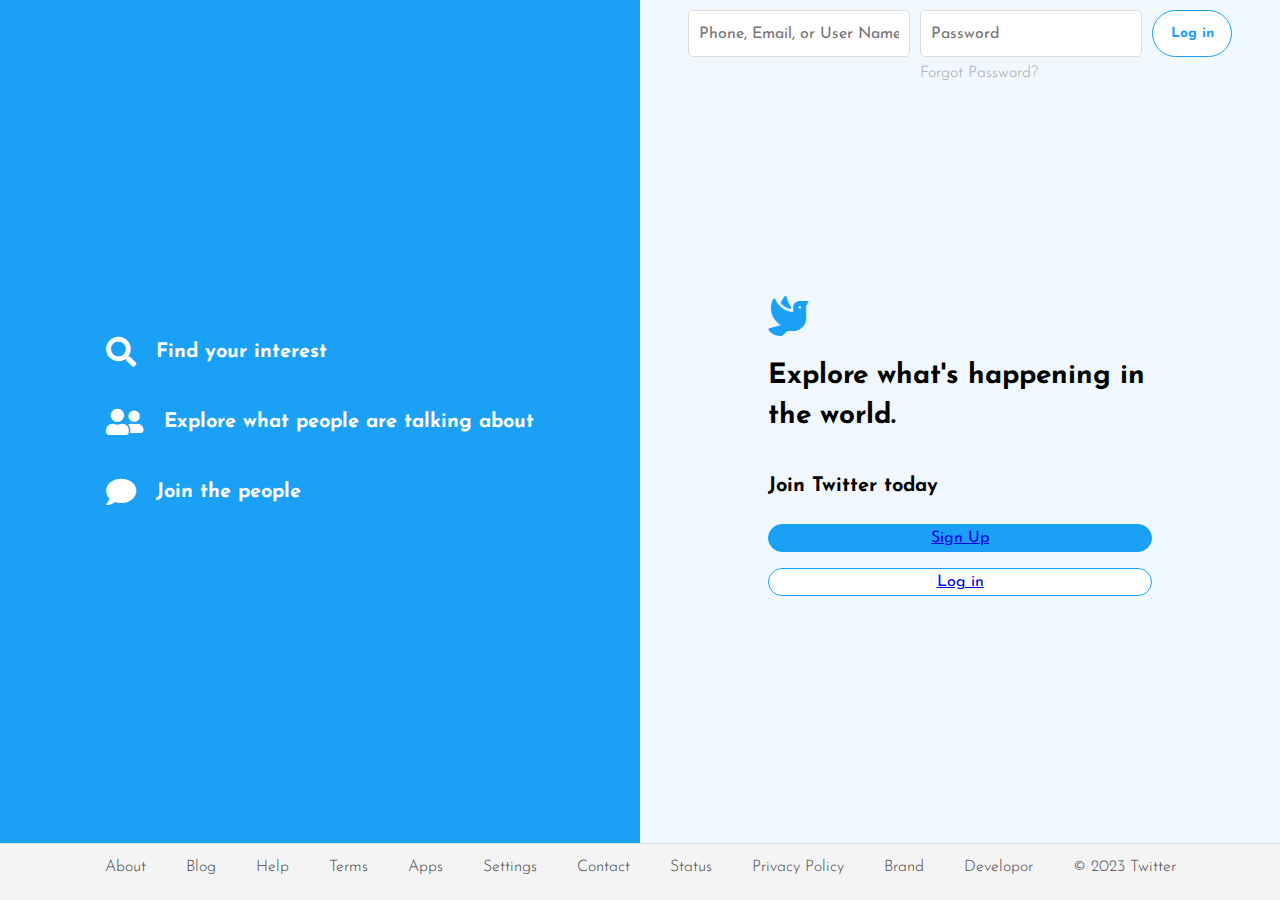
<file: index.html>
<!DOCTYPE html>
<html lang="en">
<head>
    <meta charset="UTF-8">
    <meta name="viewport" content="width=device-width, initial-scale=1.0">
    
    <link rel="stylesheet" href="https://cdnjs.cloudflare.com/ajax/libs/font-awesome/5.13.1/css/all.min.css">
    <link href="https://fonts.googleapis.com/css2?family=Josefin+Sans:ital,wght@0,400;1,500&display=swap" rel="stylesheet">
    <link rel="stylesheet" href="master.css">
    <title>Twitter</title>
</head>
<body>
    <!-- main page -->
    <section class="main-page">
        <!-- left -->
        <div class="left">
            <div class="left-content">
                <div>
                    <i class="fas fa-search"></i>
                    <h3 class="left-content-heading">Find your interest</h3>
                </div>
                <div>
                    <i class="fas fa-user-friends"></i>
                    <h3 class="left-content-heading">Explore what people are talking about</h3>
                </div>
                <div>
                    <i class="fas fa-comment"></i>
                    <h3 class="left-content-heading">Join the people</h3>
                </div>
            </div>
        </div>
        <!-- end of left -->
        <!-- right -->
        <div class="right">
                <form class="right-content-form">
                    <input type="text" class="user-info" placeholder="Phone, Email, or User Name">
                    <div>
                        <input type="password" class="password" placeholder="Password">
                        <label >Forgot Password?</label>
                    </div>
                    <button type="button" class="btn-top">Log in</button>
                </form>
                <div class="middle-content">
                    <i class="fas fa-dove"></i>
                    <h1>Explore what's happening in the world.</h1>
                    <h4>Join Twitter today</h4>
                    <button type="button" class="sign-up"> <a href="login/index.html">Sign Up</a></button>
                    <button type="button" class="log-in"><a href="main/index.html"> Log in</a></button>
                </div>
        </div>
        <!-- end of right -->
        <!-- footer -->
        <footer class="main-page-footer">
            <ul>
                <li><a href="#">About</a></li>
                <li><a href="#">Blog</a></li>
                <li><a href="#">Help</a></li>
                <li><a href="#">Terms</a></li>
                <li><a href="#">Apps</a></li>
                <li><a href="#">Settings</a></li>
                <li><a href="#">Contact</a></li>
                <li><a href="#">Status</a></li>
                <li><a href="#">Privacy Policy</a></li>
                <li><a href="#">Brand</a></li>
                <li><a href="#">Developor</a></li>
                <li><a href="#">&copy; 2023 Twitter</a></li>
            </ul>
        </footer>
        <!-- end of footer -->
    </section>
    <!-- end of main page -->

    <script src="./script.js"></script>
</body>
</html>
</file>
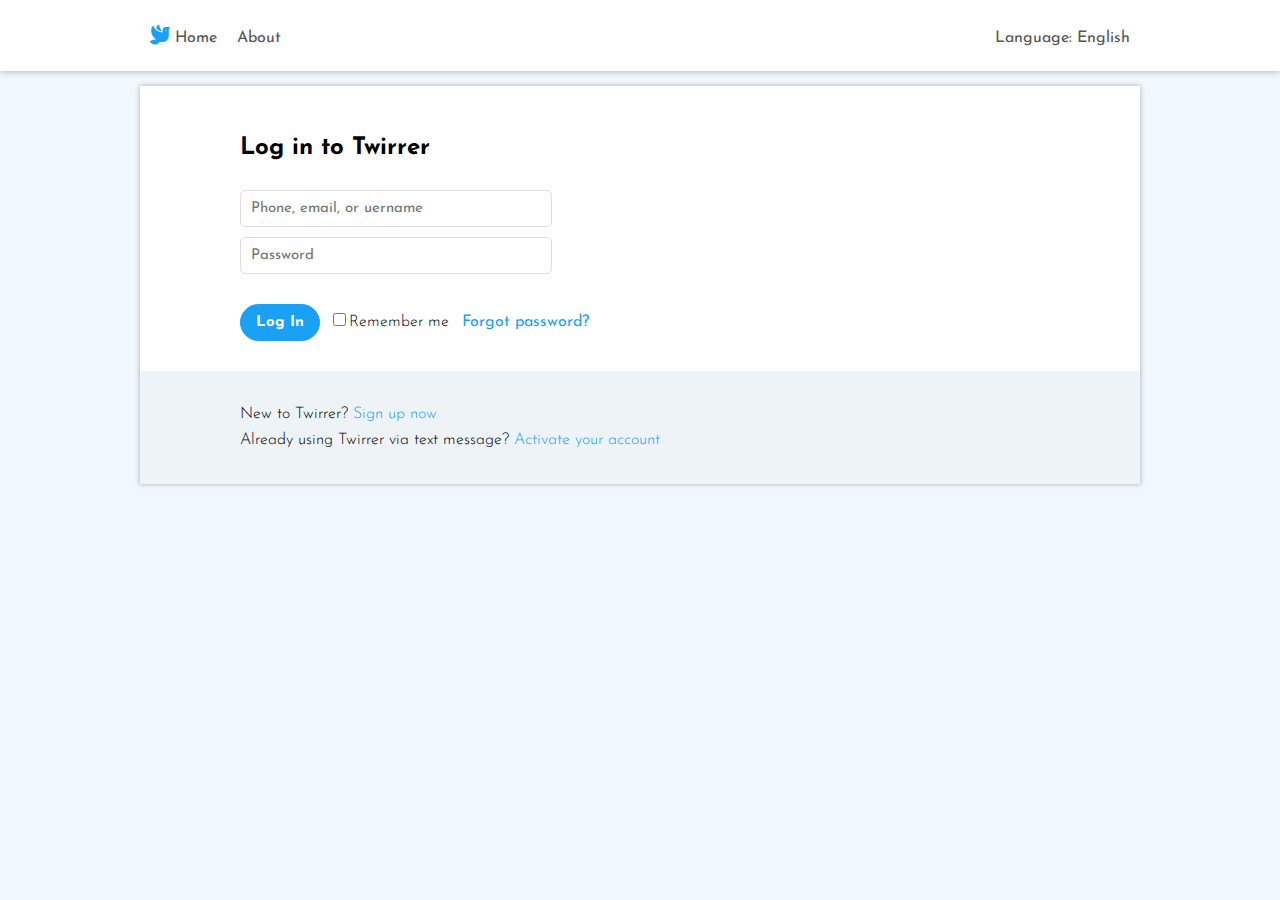
<file: login/index.html>
<!DOCTYPE html>
<html lang="en">
<head>
    <meta charset="UTF-8">
    <meta name="viewport" content="width=device-width, initial-scale=1.0">
    <link rel="stylesheet" href="https://cdnjs.cloudflare.com/ajax/libs/font-awesome/5.13.1/css/all.min.css">
    <link href="https://fonts.googleapis.com/css2?family=Josefin+Sans:ital,wght@0,400;1,500&display=swap" rel="stylesheet">
    <link rel="stylesheet" href="master.css">
    <title>Login</title>
</head>
<body>

    <!-- login page -->
    <section class="login-page">
        <!-- login page nev -->
        <nav class="login-page-nav">
            <ul>
                <li class="brand"><a href="#"><i class="fas fa-dove"></i> Home</a></li>
                <li><a href="#">About</a></li>
                <li><a href="#">Language: English</a></li>
            </ul>
        </nav>
        <!-- end of login page nav -->

        <!-- login -->
        <div class="login">
            <div class="login-content">
                <h2>Log in to Twirrer</h2>
                <form class="login-form">
                    <input type="text" class="user-info" placeholder="Phone, email, or uername">
                    <input type="password" class="password" placeholder="Password">
                    <div>
                        <button type="button" class="login-form-btn">Log In</button>
                        <input type="checkbox" class="login-form-checkbox" id="check">
                        <label for="check">Remember me</label>
                        <a href="#">Forgot password?</a>
                    </div>
                </form>
            </div>
            <footer class="login-footer">
                <p>New to Twirrer? <a href="#">Sign up now</a></p>
                <p>Already using Twirrer via text message? <a href="#">Activate your account</a></p>
            </footer>
        </div>
        <!-- end of login -->
    </section>
    <!-- end of login page -->
    <script src="./script.js"> </script>
</body>
</html>
</file>
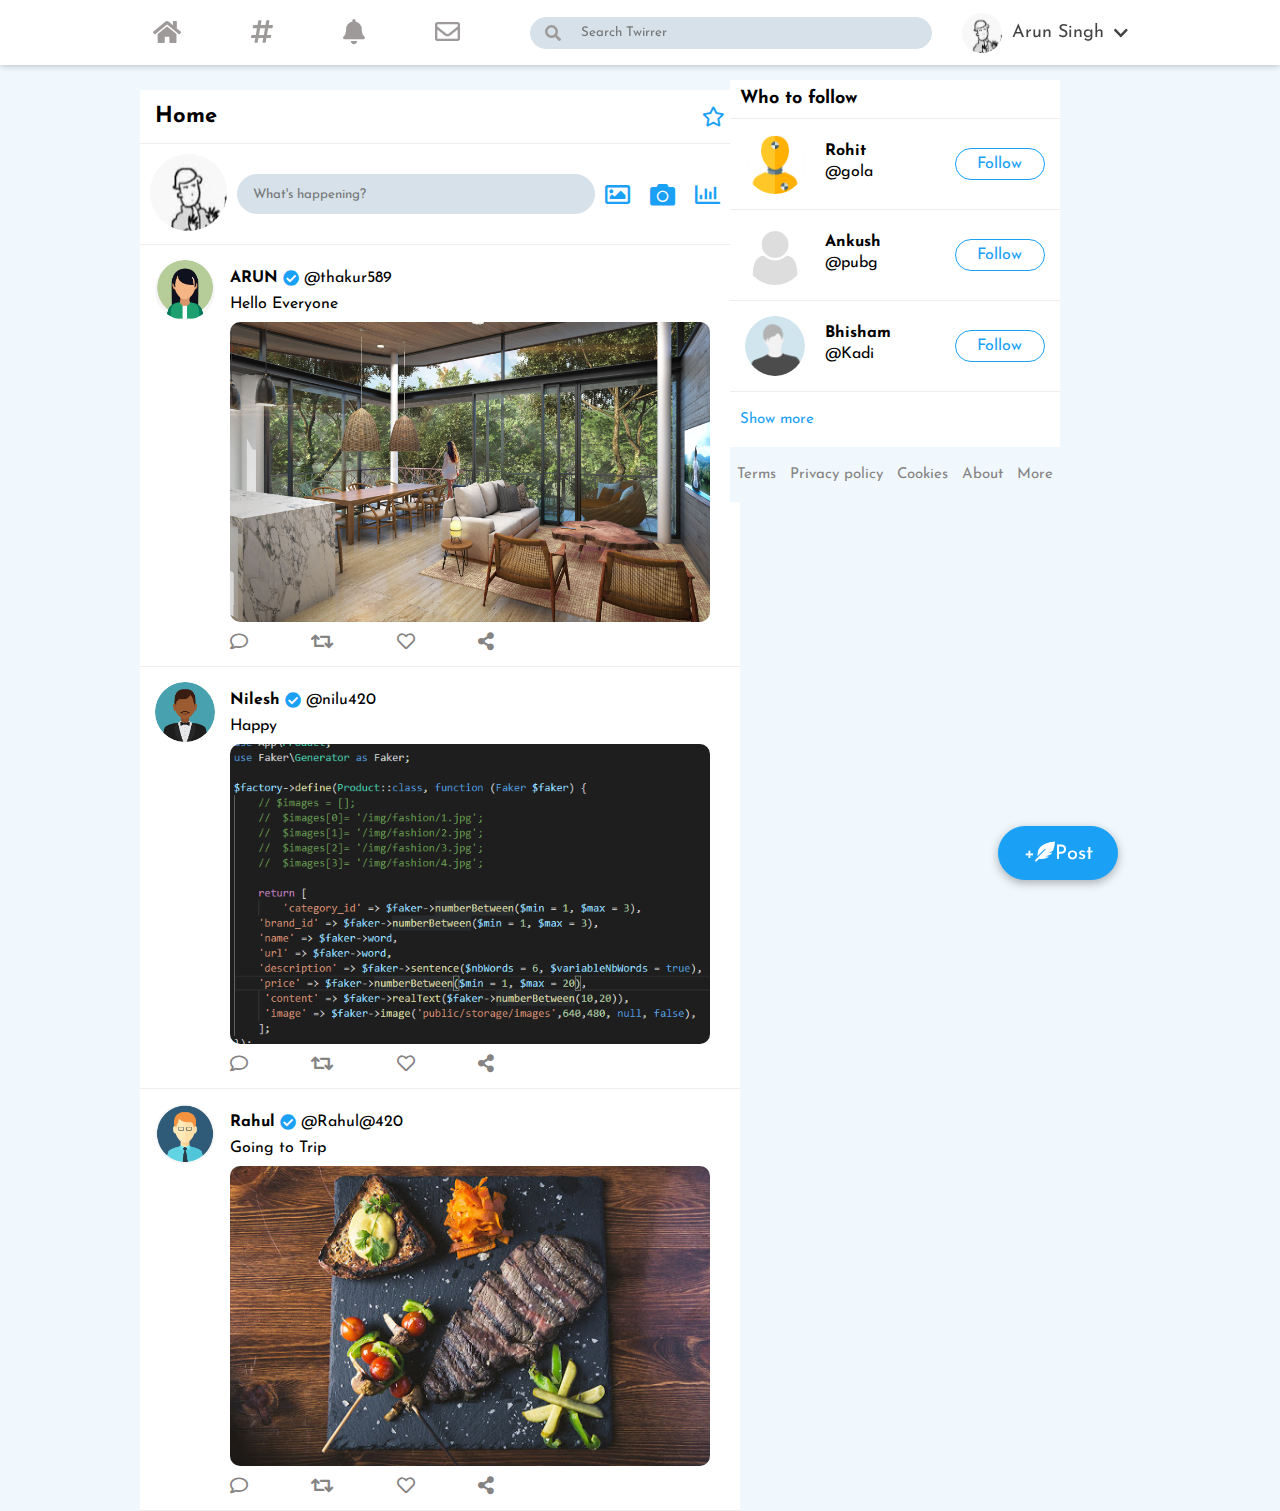
<file: main/index.html>
<!DOCTYPE html>
<html lang="en">
<head>
    <meta charset="UTF-8">
    <meta name="viewport" content="width=device-width, initial-scale=1.0">
    <link rel="stylesheet" href="https://cdnjs.cloudflare.com/ajax/libs/font-awesome/5.13.1/css/all.min.css">
    <link href="https://fonts.googleapis.com/css2?family=Josefin+Sans:ital,wght@0,400;1,500&display=swap" rel="stylesheet">
    <link rel="stylesheet" href="master.css">
    <title>News Feed Page</title>
</head>
<body>
    <!-- feeds page -->
    <section class="feeds-page">
        <!-- feeds nav -->
            <nav class="feeds-nav dark-mode-1">
                <div class="icons">
                    <a href="#"><i class="fas fa-home"></i></a>
                    <a href="#"><i class="fas fa-hashtag"></i></a>
                    <a href="#"><i class="fas fa-bell"></i></a>
                    <a href="#"><i class="far fa-envelope"></i></a>
                </div>
                <div class="search-bar">
                    <i class="fas fa-search"></i>
                    <input type="text" placeholder="Search Twirrer" class="search-bar-input dark-mode-2 light-text border">
                </div>
                <div class="user">
                    <div class="user-img-wrapper">
                        <img src="images/user1.jpg" alt="user" width="40"/>
                    </div>
                    <a href="#" class="user-link light-text">Arun Singh</a>
                    <i class="fas fa-chevron-down"></i>
                </div>
            </nav>        
        <!-- end of feeds nav -->
        <!-- feeds content -->
        <div class="feeds-content dark-mode-2">
            <div class="feeds-header dark-mode-1">
                <div class="header-top border">
                    <h4 class="light-text">Home</h4>
                    <i class="far fa-star"></i>
                </div>
                <div class="header-post dark-mode-1 border">
                    <div class="header-img-wrapper">
                        <img src="images/user1.jpg" alt="user" />
                    </div>
                    <input type="text" placeholder="What's happening?" class="dark-mode-2 light-text border">
                    <i class="far fa-image"></i>
                    <i class="fas fa-camera"></i>
                    <i class="far fa-chart-bar"></i>
                </div>
            </div>



            <div class="posts dark-mode-1">
                <div class="post border">
                    <div class="user-avatar">
                        <img src="images/user2.png" alt="user2">
                    </div>
                    <div class="post-content">
                        <div class="post-user-info light-text">
                            <h4>ARUN</h4>
                            <i class="fas fa-check-circle"></i>
                            <span>@thakur589</span>
                        </div>
                        <p class="post-text light-text">
                            Hello Everyone
                        </p>
                        <div class="post-img">
                            <img src="images/post1.jpg" alt="">
                        </div>
                        <div class="post-icons">
                            <i class="far fa-comment"></i>
                            <i class="fas fa-retweet"></i>
                            <i class="far fa-heart"></i>
                            <i class="fas fa-share-alt"></i>
                        </div>
                    </div>
                </div>
                <div class="post border">
                    <div class="user-avatar">
                        <img src="images/user3.png" alt="user3">
                    </div>
                    <div class="post-content">
                        <div class="post-user-info light-text">
                            <h4>Nilesh</h4>
                            <i class="fas fa-check-circle"></i>
                            <span>@nilu420</span>
                        </div>
                        <p class="post-text light-text">
                            Happy
                        </p>
                        <div class="post-img">
                            <img src="images/post2.png" alt="post2">
                        </div>
                        <div class="post-icons">
                            <i class="far fa-comment"></i>
                            <i class="fas fa-retweet"></i>
                            <i class="far fa-heart"></i>
                            <i class="fas fa-share-alt"></i>
                        </div>
                    </div>
                </div>
                <div class="post border">
                    <div class="user-avatar">
                        <img src="images/user4.png" alt="user2">
                    </div>
                    <div class="post-content">
                        <div class="post-user-info light-text">
                            <h4>Rahul</h4>
                            <i class="fas fa-check-circle"></i>
                            <span>@Rahul@420</span>
                        </div>
                        <p class="post-text light-text">
                            Going to Trip
                        </p>
                        <div class="post-img">
                            <img src="images/post3.jpg" alt="post3">
                        </div>
                        <div class="post-icons">
                            <i class="far fa-comment"></i>
                            <i class="fas fa-retweet"></i>
                            <i class="far fa-heart"></i>
                            <i class="fas fa-share-alt"></i>
                        </div>
                    </div>
                </div>
            </div>
            <div class="follow dark-mode-1">
                <h3 class="follow-heading light-text border">Who to follow</h3>
                <div class="follow-user border">
                    <div class="follow-user-img">
                        <img src="images/user5.png" alt="user5">
                    </div>
                    <div class="follow-user-info light-text">
                        <h4>Rohit</h4>
                        <p>@gola</p>
                    </div>
                    <button type="button" class="follow-btn dark-mode-2">Follow</button>
                </div>
                <div class="follow-user border">
                    <div class="follow-user-img">
                        <img src="images/user6.png" alt="user6">
                    </div>
                    <div class="follow-user-info light-text">
                        <h4>Ankush</h4>
                        <p>@pubg</p>
                    </div>
                    <button type="button" class="follow-btn dark-mode-2">Follow</button>
                </div>
                <div class="follow-user border">
                    <div class="follow-user-img">
                        <img src="images/user7.png" alt="user7">
                    </div>
                    <div class="follow-user-info light-text">
                        <h4>Bhisham</h4>
                        <p>@Kadi</p>
                    </div>
                    <button type="button" class="follow-btn dark-mode-2">Follow</button>
                </div>

                <div class="follow-link">
                    <a href="#">Show more</a>
                </div>
                <footer class="follow-footer dark-mode-2">
                    <ul>
                        <li><a href="#">Terms</a></li>
                        <li><a href="#">Privacy policy</a></li>
                        <li><a href="#">Cookies</a></li>
                        <li><a href="#">About</a></li>
                        <li><a href="#">More</a></li>
                    </ul>
                </footer>
            </div>
        </div>
        <!-- end of feeds content -->

        <button type="button" class="post-btn">
            +<i class="fas fa-feather-alt"></i>Post
        </button>

        <!-- post modal -->
        <div class="modal-wrapper">
            <div class="modal dark-mode-1">
                <div class="modal-header border">
                    <i class="fas fa-times"></i>
                    <button type="button">Post</button>
                </div>
                <div class="modal-body">
                    <img class="modal-img" src="images/user1.jpg">
                    <input type="text"
                        placeholder="What's happening?"
                        class="modal-input dark-mode-2 light-text border">
                    <i class="far fa-smile"></i>
                </div>
                <div class="modal-footer">
                    <div class="modal-icons">
                        <i class="far fa-image"></i>
                        <i class="fas fa-camera"></i>
                        <i class="far fa-chart-bar"></i>
                        <span>+</span>
                    </div>
                </div>
    
            </div>
        </div>


        <!-- end of post modal -->


        <!-- sidebar -->
        <div class="sidebar-wrapper">
            <div class="sidebar dark-mode-1">
                <div class="sidebar-header border">
                    <h2 class="light-text">Account info</h2>
                    <i class="fas fa-times"></i>
                </div>
                <div class="sidebar-user">
                    <div class="sidebar-user-img">
                        <img src="images/user1.jpg">
                    </div>
                    <span>+</span>
                </div> 
                <div class="sidebar-user-info light-text">
                    <h4>Arun Singh</h4>
                    <p>@thakur_589</p>
                </div>
                    <div class="following light-text">
                        <p class="following-paragraph">
                            <span>10</span> Following
                        </p>
                        <p class="following-paragraph">
                            <span>600M</span> Followers
                        </p>
                    </div>
                    <div class="sidebar-list-1 border">
                        <ul>
                            <li><a href="#"><i class="fas fa-user"></i> Profile</a></li>
                            <li><a href="#"><i class="far fa-list"></i> Lists</a></li>
                            <li><a href="#"><i class="far fa-bookmark"></i> Bookmarks</a></li>
                            <li><a href="#"><i class="fab fa-adversal"></i> Ads</a></li>
                            <li><a href="#"><i class="fas fa-chart-line"></i> Analytics</a></li>
                        </ul>
                    </div>
                    <div class="sidebar-list-2">
                        <ul>
                            <li><a href="#">Settings and Privacy</a></li>
                            <li><a href="#">Help Center</a></li>
                            <li><a href="#">Log Out</a></li>
                        </ul>
                    </div>

                    <!-- dark mode -->
                    <div class="dark-mode">
                        <p>Dark Mode</p>
                        <div class="toggle">
                            <div class="circle"></div>
                        </div>
                    </div>
                    <!-- end of darkmode -->
                
            </div>

        </div>

        <!-- end of sidebar -->
        

    </section>
    <!-- end of feeds page -->

    <script src="./script.js"></script>
</body>
</html>
</file>
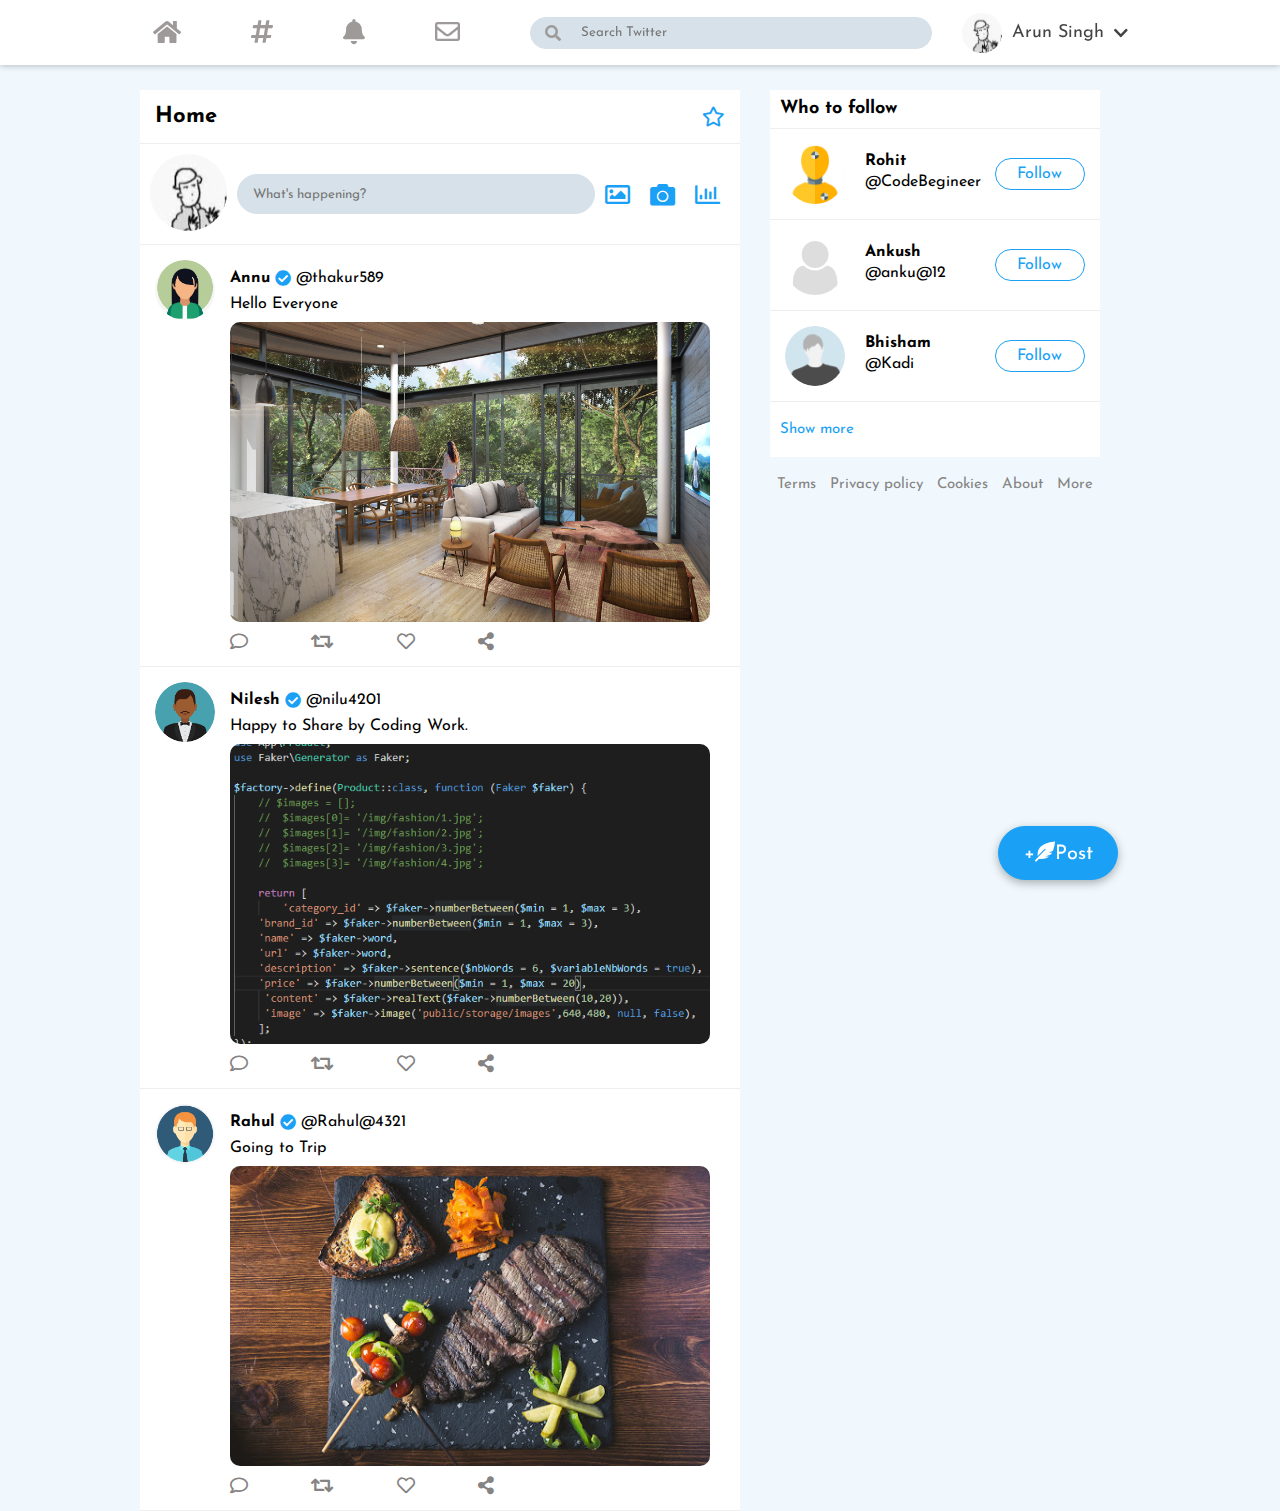
<file: Home/home.html>
<!DOCTYPE html>
<html lang="en">
<head>
    <meta charset="UTF-8">
    <meta name="viewport" content="width=device-width, initial-scale=1.0">
    <link rel="stylesheet" href="https://cdnjs.cloudflare.com/ajax/libs/font-awesome/6.5.1/css/all.min.css" integrity="sha512-DTOQO9RWCH3ppGqcWaEA1BIZOC6xxalwEsw9c2QQeAIftl+Vegovlnee1c9QX4TctnWMn13TZye+giMm8e2LwA==" crossorigin="anonymous" referrerpolicy="no-referrer" />
    <link rel="stylesheet" href="https://cdnjs.cloudflare.com/ajax/libs/font-awesome/5.13.1/css/all.min.css">
    <link href="https://fonts.googleapis.com/css2?family=Josefin+Sans:ital,wght@0,400;1,500&display=swap" rel="stylesheet">
    <link rel="stylesheet" href="master.css">
    <title>News Feed Page</title>
</head>
<body>
    <!-- feeds page -->
    <section class="feeds-page">
        <!-- feeds nav -->
            <nav class="feeds-nav dark-mode-1">
                <div class="icons">
                    <a href="#"><i class="fas fa-home"></i></a>
                    <a href="#"><i class="fas fa-hashtag"></i></a>
                    <a href="#"><i class="fas fa-bell"></i></a>
                    <a href="#"><i class="far fa-envelope"></i></a>
                </div>
                <div class="search-bar">
                    <i class="fas fa-search"></i>
                    <input type="text" placeholder="Search Twitter" class="search-bar-input dark-mode-2 light-text border">
                </div>
                <div class="user">
                    <div class="user-img-wrapper">
                        <img src="images/user1.jpg" alt="user" width="40"/>
                    </div>
                    <a href="#" class="user-link light-text">Arun Singh</a>
                    <i class="fas fa-chevron-down"></i>
                </div>
            </nav>        
        <!-- end of feeds nav -->
        <!-- feeds content -->
        <div class="feeds-content dark-mode-2">
            <div class="feeds-header dark-mode-1">
                <div class="header-top border">
                    <h4 class="light-text">Home</h4>
                    <i class="far fa-star"></i>
                </div>
                <div class="header-post dark-mode-1 border">
                    <div class="header-img-wrapper">
                        <img src="images/user1.jpg" alt="user" />
                    </div>
                    <input type="text" placeholder="What's happening?" class="dark-mode-2 light-text border">
                    <i class="far fa-image"></i>
                    <i class="fas fa-camera"></i>
                    <i class="far fa-chart-bar"></i>
                </div>
            </div>



            <div class="posts dark-mode-1">
                <div class="post border">
                    <div class="user-avatar">
                        <img src="images/user2.png" alt="user2">
                    </div>
                    <div class="post-content">
                        <div class="post-user-info light-text">
                            <h4>Annu</h4>
                            <i class="fas fa-check-circle"></i>
                            <span>@thakur589</span>
                        </div>
                        <p class="post-text light-text">
                            Hello Everyone
                        </p>
                        <div class="post-img">
                            <img src="images/post1.jpg" alt="">
                        </div>
                        <div class="post-icons">
                            <i class="far fa-comment"></i>
                            <i class="fas fa-retweet"></i>
                            <i class="far fa-heart"></i>
                            <i class="fas fa-share-alt"></i>
                        </div>
                    </div>
                </div>
                <div class="post border">
                    <div class="user-avatar">
                        <img src="images/user3.png" alt="user3">
                    </div>
                    <div class="post-content">
                        <div class="post-user-info light-text">
                            <h4>Nilesh</h4>
                            <i class="fas fa-check-circle"></i>
                            <span>@nilu4201</span>
                        </div>
                        <p class="post-text light-text">
                            Happy to Share by Coding Work.
                        </p>
                        <div class="post-img">
                            <img src="images/post2.png" alt="post2">
                        </div>
                        <div class="post-icons">
                            <i class="far fa-comment"></i>
                            <i class="fas fa-retweet"></i>
                            <i class="far fa-heart"></i>
                            <i class="fas fa-share-alt"></i>
                        </div>
                    </div>
                </div>
                <div class="post border">
                    <div class="user-avatar">
                        <img src="images/user4.png" alt="user2">
                    </div>
                    <div class="post-content">
                        <div class="post-user-info light-text">
                            <h4>Rahul</h4>
                            <i class="fas fa-check-circle"></i>
                            <span>@Rahul@4321</span>
                        </div>
                        <p class="post-text light-text">
                            Going to Trip
                        </p>
                        <div class="post-img">
                            <img src="images/post3.jpg" alt="post3">
                        </div>
                        <div class="post-icons">
                            <i class="far fa-comment"></i>
                            <i class="fas fa-retweet"></i>
                            <i class="far fa-heart"></i>
                            <i class="fas fa-share-alt"></i>
                        </div>
                    </div>
                </div>
            </div>
            <div class="follow dark-mode-1">
                <h3 class="follow-heading light-text border">Who to follow</h3>
                <div class="follow-user border">
                    <div class="follow-user-img">
                        <img src="images/user5.png" alt="user5">
                    </div>
                    <div class="follow-user-info light-text">
                        <h4>Rohit</h4>
                        <p>@CodeBegineer</p>
                    </div>
                    <button type="button" class="follow-btn dark-mode-2">Follow</button>
                </div>
                <div class="follow-user border">
                    <div class="follow-user-img">
                        <img src="images/user6.png" alt="user6">
                    </div>
                    <div class="follow-user-info light-text">
                        <h4>Ankush</h4>
                        <p>@anku@12</p>
                    </div>
                    <button type="button" class="follow-btn dark-mode-2">Follow</button>
                </div>
                <div class="follow-user border">
                    <div class="follow-user-img">
                        <img src="images/user7.png" alt="user7">
                    </div>
                    <div class="follow-user-info light-text">
                        <h4>Bhisham</h4>
                        <p>@Kadi</p>
                    </div>
                    <button type="button" class="follow-btn dark-mode-2">Follow</button>
                </div>

                <div class="follow-link">
                    <a href="#">Show more</a>
                </div>
                <footer class="follow-footer dark-mode-2">
                    <ul>
                        <li><a href="#">Terms</a></li>
                        <li><a href="#">Privacy policy</a></li>
                        <li><a href="#">Cookies</a></li>
                        <li><a href="#">About</a></li>
                        <li><a href="#">More</a></li>
                    </ul>
                </footer>
            </div>
        </div>
        <!-- end of feeds content -->

        <button type="button" class="post-btn">
            +<i class="fas fa-feather-alt"></i>Post
        </button>

        <!-- post modal -->
        <div class="modal-wrapper">
            <div class="modal dark-mode-1">
                <div class="modal-header border">
                    <i class="fas fa-times"></i>
                    <button type="button">Post</button>
                </div>
                <div class="modal-body">
                    <img class="modal-img" src="images/user1.jpg">
                    <input type="text"
                        placeholder="What's happening?"
                        class="modal-input dark-mode-2 light-text border">
                    <i class="far fa-smile"></i>
                </div>
                <div class="modal-footer">
                    <div class="modal-icons">
                        <i class="far fa-image"></i>
                        <i class="fas fa-camera"></i>
                        <i class="far fa-chart-bar"></i>
                        <span>+</span>
                    </div>
                </div>
    
            </div>
        </div>


        <!-- end of post modal -->


        <!-- sidebar -->
        <div class="sidebar-wrapper">
            <div class="sidebar dark-mode-1">
                <div class="sidebar-header border">
                    <h2 class="light-text">Account info</h2>
                    <i class="fas fa-times"></i>
                </div>
                <div class="sidebar-user">
                    <div class="sidebar-user-img">
                        <img src="images/user1.jpg">
                    </div>
                    <span>+</span>
                </div> 
                <div class="sidebar-user-info light-text">
                    <h4>Arun Singh</h4>
                    <p>@thakur_589</p>
                </div>
                    <div class="following light-text">
                        <p class="following-paragraph">
                            <span>10</span> Following
                        </p>
                        <p class="following-paragraph">
                            <span>600M</span> Followers
                        </p>
                    </div>
                    <div class="sidebar-list-1 border">
                        <ul>
                            <li><a href="#"><i class="fas fa-user"></i> Profile</a></li>
                            <li><a href="#"><i class="fas fa-list"></i> Lists</a></li>
                            <li><a href="#"><i class="far fa-bookmark"></i> Bookmarks</a></li>
                            <li><a href="#"><i class="fab fa-adversal"></i> Ads</a></li>
                            <li><a href="#"><i class="fas fa-chart-line"></i> Analytics</a></li>
                        </ul>
                    </div>
                    <div class="sidebar-list-2 border">
                        <ul>
                            <li><a href="#"><i class="fas fa-gear"></i> Settings and Privacy</a></li>
                            <li><a href="#"><i class="fas fa-circle-info"></i>Help Center</a></li>
                            <li><a href="#"><i class="fas fa-right-from-bracket"></i>Log Out</a></li>
                        </ul>
                    </div>

                    <!-- dark mode -->
                    <div class="dark-mode">
                        <p><i class="fas fa-circle-half-stroke"></i>Dark Mode</p>
                        <div class="toggle">
                            <div class="circle"></div>
                        </div>
                    </div>
                    <!-- end of darkmode -->
                
            </div>

        </div>

        <!-- end of sidebar -->
        

    </section>
    <!-- end of feeds page -->

    <script src="./script.js"></script>
</body>
</html>
</file>
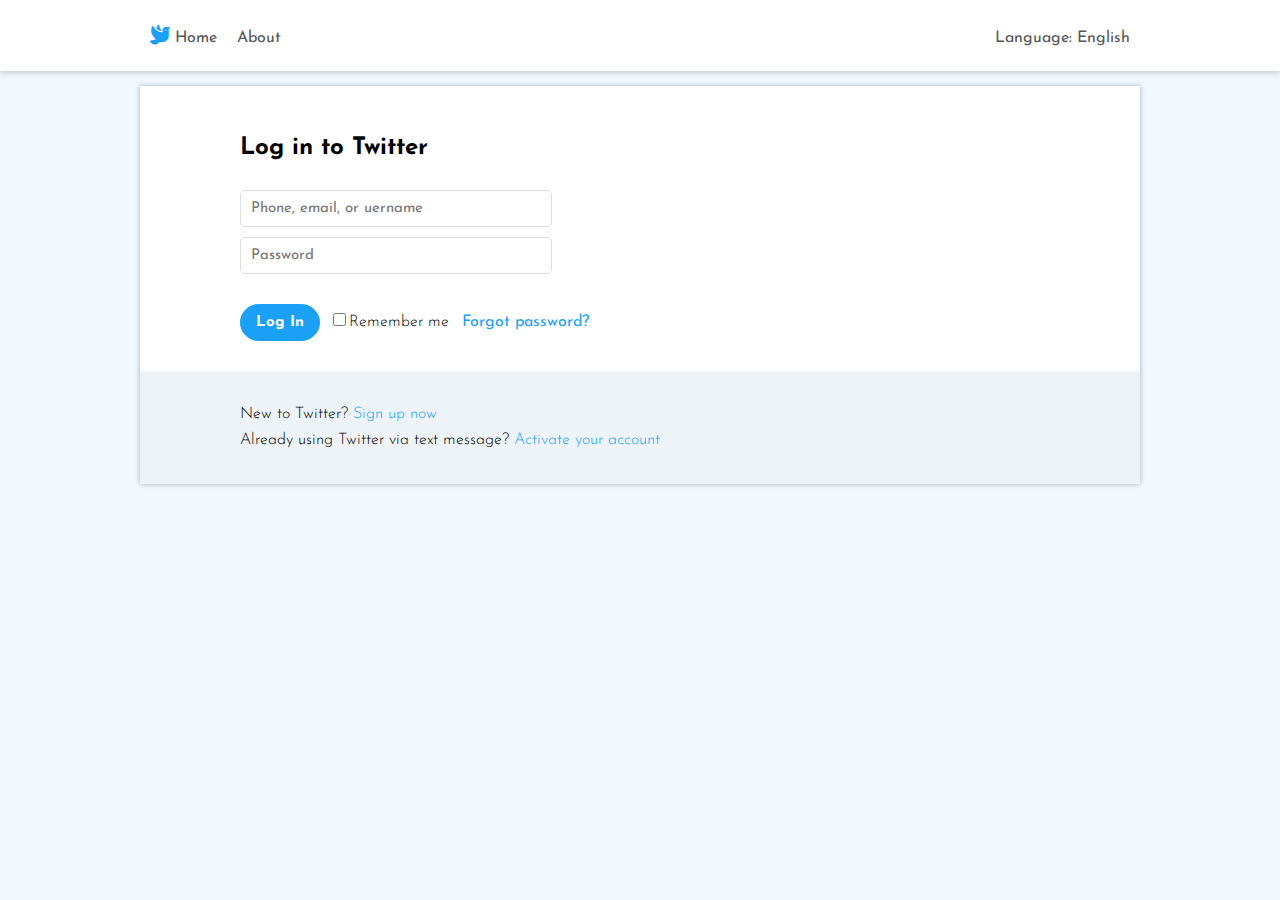
<file: login/login.html>
<!DOCTYPE html>
<html lang="en">
<head>
    <meta charset="UTF-8">
    <meta name="viewport" content="width=device-width, initial-scale=1.0">
    <link rel="stylesheet" href="https://cdnjs.cloudflare.com/ajax/libs/font-awesome/5.13.1/css/all.min.css">
    <link href="https://fonts.googleapis.com/css2?family=Josefin+Sans:ital,wght@0,400;1,500&display=swap" rel="stylesheet">
    <link rel="stylesheet" href="master.css">
    <title>Login</title>
</head>
<body>

    <!-- login page -->
    <section class="login-page">
        <!-- login page nev -->
        <nav class="login-page-nav">
            <ul>
                <li class="brand"><a href="#"><i class="fas fa-dove"></i> Home</a></li>
                <li><a href="#">About</a></li>
                <li><a href="#">Language: English</a></li>
            </ul>
        </nav>
        <!-- end of login page nav -->

        <!-- login -->
        <div class="login">
            <div class="login-content">
                <h2>Log in to Twitter</h2>
                <form class="login-form">
                    <input type="text" class="user-info" placeholder="Phone, email, or uername">
                    <input type="password" class="password" placeholder="Password">
                    <div>
                        <button type="button" class="login-form-btn">Log In</button>
                        <input type="checkbox" class="login-form-checkbox" id="check">
                        <label for="check">Remember me</label>
                        <a href="#">Forgot password?</a>
                    </div>
                </form>
            </div>
            <footer class="login-footer">
                <p>New to Twitter? <a href="#">Sign up now</a></p>
                <p>Already using Twitter via text message? <a href="#">Activate your account</a></p>
            </footer>
        </div>
        <!-- end of login -->
    </section>
    <!-- end of login page -->
    <script src="./script.js"> </script>
</body>
</html>
</file>
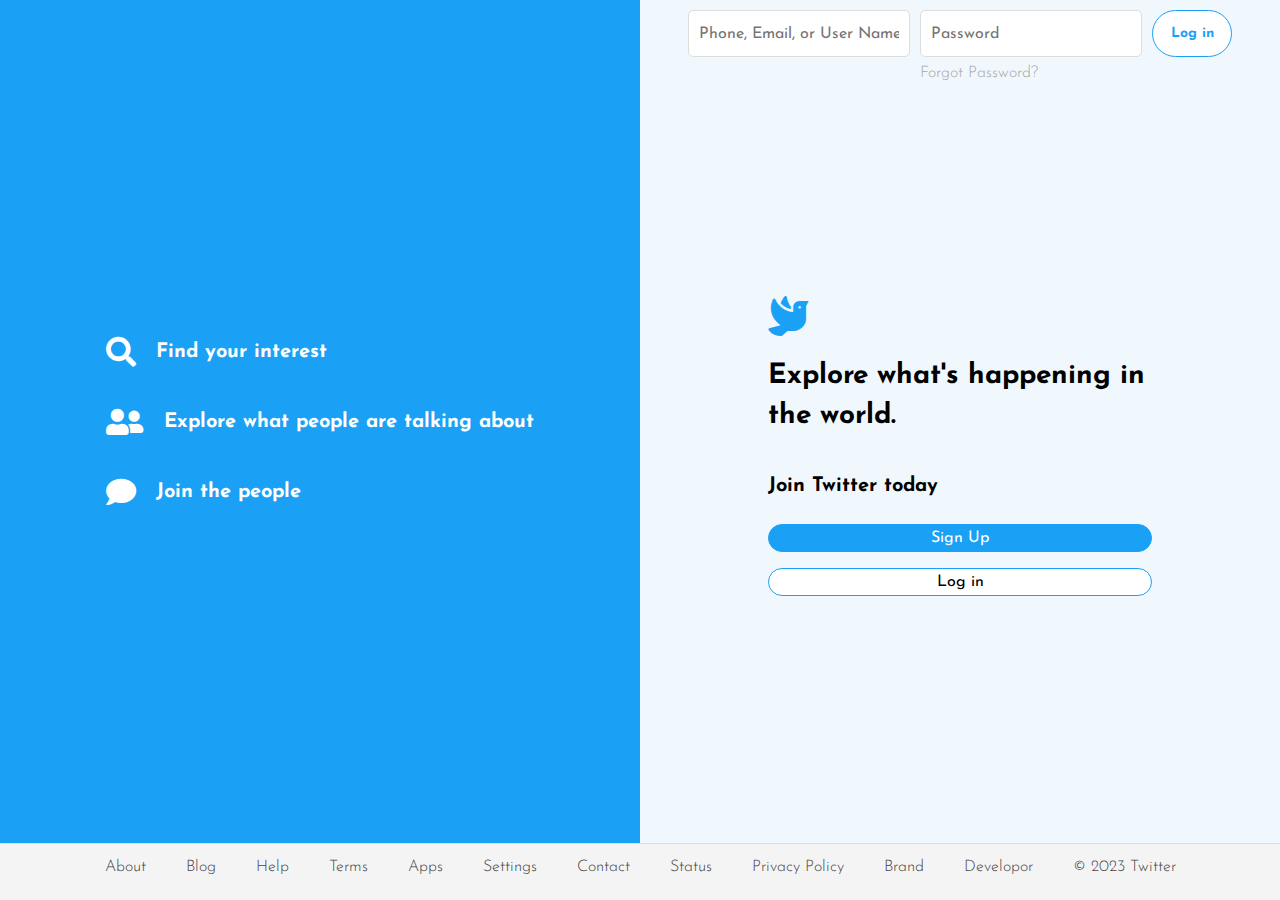
<file: signup/account.html>
<!DOCTYPE html>
<html lang="en">
<head>
    <meta charset="UTF-8">
    <meta name="viewport" content="width=device-width, initial-scale=1.0">
    
    <link rel="stylesheet" href="https://cdnjs.cloudflare.com/ajax/libs/font-awesome/5.13.1/css/all.min.css">
    <link href="https://fonts.googleapis.com/css2?family=Josefin+Sans:ital,wght@0,400;1,500&display=swap" rel="stylesheet">
    <link rel="stylesheet" href="master.css">
    <title>Twitter</title>
</head>
<body>
    <!-- main page -->
    <section class="main-page">
        <!-- left -->
        <div class="left">
            <div class="left-content">
                <div>
                    <i class="fas fa-search"></i>
                    <h3 class="left-content-heading">Find your interest</h3>
                </div>
                <div>
                    <i class="fas fa-user-friends"></i>
                    <h3 class="left-content-heading">Explore what people are talking about</h3>
                </div>
                <div>
                    <i class="fas fa-comment"></i>
                    <h3 class="left-content-heading">Join the people</h3>
                </div>
            </div>
        </div>
        <!-- end of left -->
        <!-- right -->
        <div class="right">
                <form class="right-content-form">
                    <input type="text" class="user-info" placeholder="Phone, Email, or User Name">
                    <div>
                        <input type="password" class="password" placeholder="Password">
                        <label >Forgot Password?</label>
                    </div>
                    <button type="button" class="btn-top">Log in</button>
                </form>
                <div class="middle-content">
                    <i class="fas fa-dove"></i>
                    <h1>Explore what's happening in the world.</h1>
                    <h4>Join Twitter today</h4>
                    <button type="button" class="sign-up"> <a href="/Home/home.html">Sign Up</a></button>
                    <button type="button" class="log-in"><a href="/Login/login.html"> Log in</a></button>
                </div>
        </div>
        <!-- end of right -->
        <!-- footer -->
        <footer class="main-page-footer">
            <ul>
                <li><a href="#">About</a></li>
                <li><a href="#">Blog</a></li>
                <li><a href="#">Help</a></li>
                <li><a href="#">Terms</a></li>
                <li><a href="#">Apps</a></li>
                <li><a href="#">Settings</a></li>
                <li><a href="#">Contact</a></li>
                <li><a href="#">Status</a></li>
                <li><a href="#">Privacy Policy</a></li>
                <li><a href="#">Brand</a></li>
                <li><a href="#">Developor</a></li>
                <li><a href="#">&copy; 2023 Twitter</a></li>
            </ul>
        </footer>
        <!-- end of footer -->
    </section>
    <!-- end of main page -->

    <script src="./script.js"></script>
</body>
</html>
</file>
<file: master.css>
/* common style */
* {
    margin: 0;
    padding: 0; 
    font-family: "Josefin Sans", sans-serif;
    outline: none;
}
/* end of common styles */

/* 10px = 1rem */
html{
    font-size: 62.5%;
    width: 100vw;
    height: 100vh;
}

body{
    background-color: #f0f8fd;
    width: 100%;
    height: 100%;
}
/* end of common styles */


/* main page */
.main-page{
    width: 100%;
    height: 100%;
    display: grid;
    grid-template-columns: repeat(2, minmax(60rem, 1fr));
    grid-template-rows: 1fr min-content;
}

.left{
    grid-column: 1 / 2;
    grid-row: 1 / 2;
    background-color: #1aa1f5;
    display: flex;
    flex-wrap: nowrap;
    justify-content: center;
    align-items: center;
}

/* left */
.left-content div{
    display: flex;
    align-items: center;
    margin: 4rem;
    color: white;
}

.left-content i{
    font-size: 3rem;
    margin-right: 2rem;
}
.left-content h3{
    font-size: 2rem;
}
/* end of left */

/* right */
.right{
    grid-column: 2 / -1;
    grid-row: 1 / 2;
    display: grid;
    grid-template-rows: min-content 1fr;
    grid-template-columns: 1fr;
}

.right-content-form{
    grid-row: 1 / 2;
    grid-column: 1 / -1;
    display: flex;
    flex-direction: row;
    justify-content: center;
    margin-top: 1rem;
}
.right-content-form div{
    position: relative;
}

.right-content-form input{
    width: 20rem;
    height: 4.5rem;
    margin-right: 1rem;
    font-size: 1.6rem;
    padding: 0 1rem;
    border: .1rem solid  #ddd;
    border-radius: .5rem;
    background-color: #fff;
    transition: background-color .3s;
}

.right-content-form input:focus{
    background-color: #d9ebf7;
}

.right-content-form label{
    position: absolute;
    top: 5.5rem;
    left: 0;
    font-size: 1.6rem;
    font-weight: 300;
    color: #a7a6a6;
}

.btn-top{
    width: 8rem;
    background-color: #fff;
    color: #1aa1f5;
    border: .1rem solid #1aa1f5;
    border-radius: 3rem;
    font-size: 1.4rem;
    font-weight: bold;
    cursor: pointer;
    transition: background-color .3s;
}

.btn-top:hover{
    background-color: #d9ebf7;
}

.middle-content{
    margin: 6rem auto;
    align-self: center;
    justify-self: center;
    display: flex;
    flex-direction: column;
    width: 40%;
}       
.middle-content i{
    font-size: 4rem;
    color: #1aa1f5;
    margin-bottom: 2rem;
}
.middle-content h1 {
    font-size: 2.8rem;
    margin-bottom: 4rem;
    line-height: 4rem;
}

.middle-content h4{
    font-size: 2rem;
    margin-bottom: 2rem;
}

.middle-content button{
    margin: .8rem 0;
    padding: .5rem;
    border: .1rem solid #1aa1f5;
    border-radius: 4rem;
    font-size: 1.6rem;
    cursor: pointer;
    transition: background-color .3s;
}

.sign-up{
    background-color: #1aa1f5;
    color: #fff;
}
.sign-up:hover{
    background-color: #0f5d8d;
}
.log-in{
    background-color: #fff;
}
.log-in:hover{
    background-color: #d9ebf7;
}
/* end of right */





/* footer */
.main-page-footer{
    grid-column: 1 / -1;
    grid-row: 2 / -1;
    background-color: #f5f4f5;
    padding: 1.5rem;
    border-top: 0.1rem solid #ddd;
}

.main-page-footer ul{
    display: flex;
    justify-content: center;
    list-style: none;
}
.main-page-footer a{
    font-size: 1.6rem;
    margin: 0 2rem;
    text-decoration: none;
    color: #444;
    font-weight: 300;
}
/* end of footer */
/* end of main page */



/* responsive */
@media (max-width: 1300px) {
    .middle-content{
        width: 60%;
    }

    .main-page-footer ul{
        flex-wrap: wrap;
    }

    .main-page-footer li{
        margin-bottom: 1rem;
    }
}

@media (max-width: 1100px) {
    .main-page{
        grid-template-columns: 1fr;
        grid-template-rows: repeat(2, 1fr) min-content;
    }
}
</file>
<file: login/master.css>
/* common style */
* {
    margin: 0;
    padding: 0;
    font-family: "Josefin Sans", sans-serif;
    outline: none;
}
/* end of common styles */

/* 10px = 1rem */
html{
    font-size: 62.5%;
}

body{
    background-color: #f0f8fd;
}
/* end of common styles */

.login-page{
    width: 100%;
    height: 100vh;
    display: grid;
    grid-template-columns: minmax(5rem, 1fr) 2fr minmax(5rem, 1fr);
    grid-template-rows: repeat(2, min-content) 1fr;
    grid-row-gap: 1.5rem;
}


.login-page-nav{
    grid-column: 1 / -1;
    grid-row: 1 / 2;
    background-color: #fff;
    padding: 2.5rem 0;
    box-shadow: 0 0 .7rem rgba(0,0,0,.3);
}


.login-page-nav ul{
    width: 100rem;
    margin: auto;
    display: flex;
    align-items: flex-end;
    list-style: none;

}

.login-page-nav li {
    margin: 0 1rem; 
    position: relative;
}

.login-page-nav li:last-child{
    margin-left: auto;
}

.login-page-nav li::after{
    content: "";
    width: 100%;
    height: 0.4rem;
    background-color: #1aa1f5;
    position: absolute;
    bottom: -2.5rem;
    left: 0;
    opacity: 0;
    transition: opacity .3s;
}

.login-page-nav li:hover::after{
    opacity: 1;
}

.login-page-nav li:hover a{
    color: #1aa1f5;
}

.login-page-nav a{
    font-size: 1.6rem;
    text-decoration: none;
    color: #555;
}

.login-page-nav i{
    color: #1aa1f5;
    font-size: 2rem;
}

.login{
    grid-column: 2 / 3;
    grid-row: 2 / 3;
    background-color: #fff;
    width: 100rem;
    display: grid;
    grid-template-columns: 10rem 8fr;
    grid-template-rows: 2fr 1fr;
    box-shadow: 0 0 .5rem rgba(0, 0, 0, 0.3);
}

.login-content{
    grid-column: 2 / -1;
    grid-row: 1 / 2;
    padding: 5rem 0 1rem 0;
}

.login-content h2{
    font-size:  2.4rem;
    margin-bottom: 3rem;
}

.login-form{
    display: flex;
    flex-direction: column;
}

.login-form input:not(.login-form-checkbox) {
    width: 30rem;
    height: 3.5rem;
    margin-bottom: 1rem;
    border: .1rem solid #ddd;
    border-radius: .5rem;
    padding-left: 1rem;
    font-size: 1.5rem;
    transition: background-color .3s;
}

.login-form input:focus{
    background-color: #d9ebf7;
}

.login-form div{
    margin-top: 2rem;
}

.login-form button{
    padding: 1rem 1.5rem;
    background-color: #1aa1f5;
    color: #fff;
    border-radius: 4rem;
    border: .1rem solid #1aa1f5;
    font-size: 1.5rem;
    font-weight: bold;
    margin-right: 1rem;
    cursor: pointer;
}

.login-form label{
    font-size: 1.6rem;
    font-weight: 300;
    margin-right: 1rem;
}

.login-form a{
    text-decoration: none;
    font-size: 1.6rem;
    color: #1aa1f5;
}

.login-footer{
    grid-column: 1 / -1;
    grid-row: 2 / -1;
    background-color: #edf3f7;
    padding-left: 10rem;
    display: flex;
    flex-direction: column;
    justify-content: center;
    margin-top: 2rem;
}

.login-footer p{
    font-size: 1.6rem;
    font-weight: 300;
    margin: .5rem 0;
}

.login-footer a{
    text-decoration: none;
    color: #1aa1f5;
}
</file>
<file: main/master.css>
/* common style */
* {
    margin: 0;
    padding: 0;
    font-family: "Josefin Sans", sans-serif;
    outline: none;
}
/* end of common styles */

/* 10px = 1rem */
html{
    font-size: 62.5%;
}

body{
    background-color: #f0f8fd;
}
/* end of common styles */


/* feeds page */
.feeds-page{
    width: 100%;
    height: 100vh;
}
/* feeds nav */
.feeds-nav{
    position: fixed;
    width: 100%;
    height: 6.5rem;
    background-color: #fff;
    display: flex;
    justify-content: center;
    box-shadow: 0 0 .7rem rgba(0,0,0,.3);
}

.icons{
    display:flex;
    align-items: center;
}

.icons a{
    text-decoration: none;
    margin-right: 7rem;
    font-size: 2.5rem;
    color: #9e9a9a;
}

.icons .active{
    color: #1aa1f5;
}

.search-bar{
    display: flex;
    align-items: center;
    position: relative;
}

.search-bar-input{
    width: 35rem;
    height: 3rem;
    border: .1rem solid #d6e1e9;
    border-radius: 3rem;
    background-color: #d6e1e9;
    padding-left: 5rem;
    transition: all .3s;
}

.search-bar-input:focus{
    background-color: #fff;
    border-color: #1aa1f5;
}

.search-bar i{
    position: absolute;
    font-size: 1.6rem;
    left: 1.5rem;
    color: #9e9a9a;
}

.user{
    margin-left: 3rem;
    display: flex;
    align-items: center;
    cursor: pointer;
}

.user-img-wrapper{
    width: 4rem;
    height: 4rem;
}

.user-img-wrapper img{
    width: 100%;
    height: 100%;
    object-fit: cover;
    border-radius: 50%;
}

.user-link{
    margin: 0 1rem;
    text-decoration: none;
    font-size: 1.8rem;
    color: #444;
}

.user i{
    color: #444;
    font-size: 1.6rem;
}

/* end of feeds nav */

/* feeds content */
.feeds-content{
    display: grid;
    grid-template-columns: minmax(5rem, 1fr) 60rem 40rem minmax(5rem, 1fr);
    grid-template-rows: repeat(2, min-content);
    padding-top: 7.5rem;
}

.feeds-header{
    grid-column: 2 / 3;
    grid-row: 1 / 2;
    background-color: #fff;
    margin-top: 1.5rem;
}

.header-top{
    display: flex;
    align-items: center;
    justify-content: space-between;
    border-bottom: .1rem solid #eee;
    padding: 1.5rem;
}

.header-top h4{
    font-size: 2.2rem;
}

.header-top i{
    font-size: 2rem;
    color: #1aa1f5;
}

.header-post{
    display: flex;
    align-items: center;
    padding: 1rem;
    border-bottom: .1rem solid #eee;
}

.header-imag-wrapper{
    width: 3rem;
    height: 3rem;
    margin-right: 1.5rem;
}

.header-img-wrapper img{
    width: 100%;
    height: 100%;
    object-fit: cover;
    border-radius: 50%;
}

.header-post input{
    width: 35rem;
    height: 3rem;
    border: .1rem solid #d6e1e9;
    border-radius: 3rem;
    background-color: #d6e1e9;
    padding: .4rem 1.5rem;
    margin-left: 1rem;
}

.header-post i{
    font-size: 2.5rem;
    color: #1aa1f5;
    margin: 1rem;
}

.posts{
    grid-column: 2 / 3;
    grid-row: 2 / -1;
    background-color: #fff;
}

.post{
    display: flex;
    padding: 1.5rem;
    border-bottom: .1rem solid #eee;
}

.user-avatar{
    width: 6rem;
    height: 6rem;
    flex-shrink: 0;
    margin-right: 1.5rem;
}

.user-avatar img{
    width: 100%;
    height: 100%;
    object-fit: cover;
    border-radius: 50%;
}

.post-img{
    width: 48rem;
    height: 30rem;
}

.post-img img{
    width: 100%;
    height: 100%;
    object-fit: cover;
    border-radius: 1rem;
}

.post-user-info{
    display: flex;
    align-items: center;
    margin: 1rem 0;
}

.post-user-info h4{
    font-size: 1.6rem;
    margin-right: .5rem;
}

.post-user-info i{
    font-size: 1.6rem;
    color: #1aa1f5;
    margin-right: .5rem;
}

.post-user-info span{
    font-size: 1.6rem;
}

.post-text{
    font-size: 1.6rem;
    margin-bottom: 1rem;
}

.post-icons{
    margin-top: 1rem;
}
.post-icons i{
    font-size: 1.8rem;
    color: #868383;
    margin-right: 6rem;
}

.follow{
    position: fixed;
    top: 8rem;
    left: 57%;
    background-color: #fff;
    grid-column: 3 / 4;
    grid-row: 2 / -1;
}

.follow-user-img{
    width: 6rem;
    height: 6rem;
    margin-right: 2rem;
}
.follow-user-img img{
    width: 100%;
    height: 100%;
    object-fit: cover;
    border-radius: 50%;
}

.follow-heading{
    padding: 1rem;
    font-size: 1.8rem;
    border-bottom: .1rem solid #eee;
}

.follow-user{
    display: flex;
    align-items: center;
    padding: 1.5rem;
    border-bottom: .1rem solid #eee;
}

.follow-user-info h4,
.follow-user-info p {
    font-size: 1.6rem;
    margin-bottom: .5rem;
}

.follow-btn {
    margin-left: auto;
    width: 9rem;
    background-color: #fff;
    color: #1aa1f5;
    padding: .7rem .5rem;
    border: .1rem solid #1aa1f5;
    border-radius: 2rem;
    font-size: 1.6rem;
    cursor: pointer;
}

.follow-link{
    margin: 2rem 1rem;
}
.follow-link a{
    text-decoration: none;
    color: #1aa1f5;
    font-size: 1.5rem;
}

.follow-footer{
    background-color: #f0f8fd;
}

.follow-footer ul{
    list-style: none;
    display: flex;
    padding: 2rem 0;
}

.follow-footer a{
    text-decoration: none;
    font-size: 1.5rem;
    color: #868383;
    margin: 0 .7rem;
}

.post-btn{
    position: fixed;
    bottom: 2rem;
    left: 78%;
    width: 12rem;
    padding: 1.5rem 1rem;
    background-color: #1aa1f5;
    color: #fff;
    font-size: 2rem;
    border: .1rem solid #1aa1f5;
    border-radius: 3rem;
    cursor: pointer;
    box-shadow: 0 0.3rem 1rem rgba(0,0,0,.3);
    transition: background-color .3s;
}

.post-btn:hover{
    background-color: #117abb;
}

/* end of feeds content */

/* post modal */
.modal-wrapper{
    position: fixed;
    background-color: rgba(0,0,0,.5);
    top: 0;
    left: 0;
    right: 0;
    bottom: 0;
    opacity: 0;
    visibility: hidden;
}

.modal-wrapper-display{
    opacity: 1;
    visibility: visible;
}

.modal{
    display: none;
    width: 60rem;
    background-color: #fff;
    position: absolute;
    top: 30%;
    left: 50%;
    transform: translate(-50%, -50%);
    border-radius: 1.5rem;
}

.modal-header{
    padding: 1.5rem 2.5rem;
    display: flex;
    align-items: center;
    border-bottom: .1rem solid #eee;
}
.modal-header i{
    font-size: 2.3rem;
    color: #1aa1f5;
    cursor: pointer;
}
.modal-header button{
    margin-left: auto;
    width: 8rem;
    padding: .8rem .5rem;
    background-color: #1aa1f5;
    color: #fff;
    font-size: 1.6rem;
    border: .1rem solid #1aa1f5;
    border-radius: 3rem;
    opacity: 0.5;
}

.modal-body{
    display: flex;
    padding: 2rem 1.5rem 1rem 1.5rem;
}

.modal-img{
    width: 4rem;
    height: 4rem;
    margin-right: 1.5rem;
    object-fit: cover;
    border-radius: 50%;
}

.modal-input{
    width: 53rem;
    padding: 1rem 0 8rem  1rem;
    background-color: #d6e1e9;
    border:  .1rem solid #eee;
    border-radius: 1.5rem;
    font-size: 1.6rem;
}

.modal-input:focus{
    background-color: #fff;
    border-color: #1aa1f5;
}

.modal-body i{
    position: absolute;
    bottom: 8rem;
    right: 2.8rem;
    font-size: 2rem;
    color: #1aa1f5;
}

.modal-footer{
    padding: 0 2rem 2rem 8rem;
}

.modal-icons{
    display: flex;
    align-items: center;

}

.modal-icons i{
    margin-right: 2rem;
    font-size: 2.7rem;
    color: #1aa1f5;
}

.modal-icons span{
    margin-left: auto;
    font-size: 5rem;
    width: 4rem;
    height: 4rem;
    border: .1rem solid #1aa1f5;
    border-radius: 50%;
    display: flex;
    align-items: center;
    justify-content: center;
    color: #1aa1f5;
    opacity: 0.5;
}
/* end of post modal */

/* sidebar */
.sidebar-wrapper{
    position: fixed;
    background-color: rgba(0,0,0,.5);
    top: 0;
    right: 0;
    left: 0;
    bottom: 0;
    opacity: 0;
    visibility: hidden;

    transition: all .5s;
}
.sidebar-wrapper-display{
    opacity: 1;
    visibility: visible;
}

.sidebar{
    position: fixed;
    top: 0;
    right: -30rem;
    width: 30rem;
    height: 100vh;
    background-color: #fff;
    padding: 2.5rem;
    box-sizing: border-box;
    box-shadow: -0.1rem 0 0.5rem rgba(0, 0, 0, .3);

    transition: right .5s cubic-bezier(1, 0, 0, 1);
}

.sidebar-display{
    right: 0;
}

.sidebar-header{
    display:flex;
    align-items: center;
    padding-bottom: 1.5rem;
    border-bottom: .1rem solid #eee;
}

.sidebar-header h2{
    font-size: 2rem;
}

.sidebar-header i{
    margin-left: auto;
    font-size: 2.5rem;
    color: #1aa1f5;
    cursor: pointer;
}

.sidebar-user{
    display: flex;
    align-items: center;
    padding-top: 1.5rem;
}

.sidebar-user-img{
    width: 4rem;
    height: 4rem;
}

.sidebar-user-img img{
    width: 100%;
    height: 100%;
    border-radius: 50%;
    object-fit: cover;
}

.sidebar-user span{
    margin-left: auto;
    width: 3.5rem;
    height: 3.5rem;
    font-size: 5rem;
    border: .1rem solid #1aa1f5;
    border-radius: 50%;
    display: flex;
    align-items: center;
    justify-content: center;
    color: #1aa1f5;
    cursor: pointer;
}

.sidebar-user-info{
    padding: 1.5rem 0;
    font-size: 1.8rem;
}

.sidebar-user-info h4{
    margin-bottom: 0.5rem;
}


.following{
    display: flex;
    padding: 1.5rem 0;
}

.following-paragraph{
    font-size: 1.8rem;
}

.following-paragraph:first-child{
    margin-right: 2.5rem;
}

.following-paragraph span{
    font-weight: bold;
}

.sidebar-list-1, .sidebar-list-2{
    border-bottom: .1rem solid #eee;
}

.sidebar-list-1 ul, .sidebar-list-2 ul{
    list-style: none;
    padding: 1.5rem 0;
}

.sidebar-list-1 li, .sidebar-list-2 li{
    margin-bottom: 2.5rem;
}

.sidebar-list-1 a,  .sidebar-list-2 a{
    text-decoration: none;
    font-size: 1.6rem;
    color: #868383;
}

.sidebar-list-1 i{
    margin-right: 1rem;
}

/* dark mode */
.dark-mode{
    display: flex;
    align-items: center;
}
.dark-mode p{
    margin-right: 8rem;
    font-size: 1.6rem;
    color: #868383;
}
.toggle{
    width: 4.5rem;
    height: 1.5rem;
    background-color: #777;
    border-radius: 3rem;
    box-shadow: inset 0 .2rem 1rem rgba(0,0,0,.3);
    position: relative;
}

.circle{
    width: 2rem;
    height: 2rem;
    background-color: #ddd;
    border-radius: 50%;
    position: absolute;
    top: 50%;
    left: -1%;
    transform: translateY(-50%);
    box-shadow: 0 .1rem .3rem rgba(0,0,0,.3);
    transition: all .3s;
}

.move{
    left: 2.5rem;
    background-color: #117abb;
}

.dark-1{
    background-color: #1c2938;
}
.dark-2{
    background-color: #10171e !important;
}
.light{
    color: #fff;
}
.border-color{
    border-color: #444 !important;
}
/* end of dark mode */

/* end of sidebar */

/* end of feeds page */
</file>
<file: Home/master.css>
/* common style */
* {
    margin: 0;
    padding: 0;
    font-family: "Josefin Sans", sans-serif;
    outline: none;
}
/* end of common styles */

/* 10px = 1rem */
html{
    font-size: 62.5%;
}

body{
    background-color: #f0f8fd;
}
body::-webkit-scrollbar{
    display: none;
}
/* end of common styles */


/* feeds page */
.feeds-page{
    width: 100%;
    height: 100vh;
}
/* feeds nav */
.feeds-nav{
    position: fixed;
    width: 100%;
    height: 6.5rem;
    background-color: #fff;
    display: flex;
    justify-content: center;
    box-shadow: 0 0 .7rem rgba(0,0,0,.3);
}

.icons{
    display:flex;
    align-items: center;
}

.icons a{
    text-decoration: none;
    margin-right: 7rem;
    font-size: 2.5rem;
    color: #9e9a9a;
}

.icons .active{
    color: #1aa1f5;
}

.search-bar{
    display: flex;
    align-items: center;
    position: relative;
}

.search-bar-input{
    width: 35rem;
    height: 3rem;
    border: .1rem solid #d6e1e9;
    border-radius: 3rem;
    background-color: #d6e1e9;
    padding-left: 5rem;
    transition: all .3s;
}

.search-bar-input:focus{
    background-color: #fff;
    border-color: #1aa1f5;
}

.search-bar i{
    position: absolute;
    font-size: 1.6rem;
    left: 1.5rem;
    color: #9e9a9a;
}

.user{
    margin-left: 3rem;
    display: flex;
    align-items: center;
    cursor: pointer;
}

.user-img-wrapper{
    width: 4rem;
    height: 4rem;
}

.user-img-wrapper img{
    width: 100%;
    height: 100%;
    object-fit: cover;
    border-radius: 50%;
}

.user-link{
    margin: 0 1rem;
    text-decoration: none;
    font-size: 1.8rem;
    color: #444;
}

.user i{
    color: #444;
    font-size: 1.6rem;
}

/* end of feeds nav */

/* feeds content */
.feeds-content{
    display: grid;
    grid-template-columns: minmax(5rem, 1fr) 60rem 40rem minmax(5rem, 1fr);
    grid-template-rows: repeat(2, min-content);
    padding-top: 7.5rem;
}

.feeds-header{
    grid-column: 2 / 3;
    grid-row: 1 / 2;
    background-color: #fff;
    margin-top: 1.5rem;
}

.header-top{
    display: flex;
    align-items: center;
    justify-content: space-between;
    border-bottom: .1rem solid #eee;
    padding: 1.5rem;
}

.header-top h4{
    font-size: 2.2rem;
}

.header-top i{
    font-size: 2rem;
    color: #1aa1f5;
}

.header-post{
    display: flex;
    align-items: center;
    padding: 1rem;
    border-bottom: .1rem solid #eee;
}

.header-imag-wrapper{
    width: 3rem;
    height: 3rem;
    margin-right: 1.5rem;
}

.header-img-wrapper img{
    width: 100%;
    height: 100%;
    object-fit: cover;
    border-radius: 50%;
}

.header-post input{
    width: 35rem;
    height: 3rem;
    border: .1rem solid #d6e1e9;
    border-radius: 3rem;
    background-color: #d6e1e9;
    padding: .4rem 1.5rem;
    margin-left: 1rem;
}

.header-post i{
    font-size: 2.5rem;
    color: #1aa1f5;
    margin: 1rem;
}

.posts{
    grid-column: 2 / 3;
    grid-row: 2 / -1;
    background-color: #fff;
}

.post{
    display: flex;
    padding: 1.5rem;
    border-bottom: .1rem solid #eee;
}

.user-avatar{
    width: 6rem;
    height: 6rem;
    flex-shrink: 0;
    margin-right: 1.5rem;
}

.user-avatar img{
    width: 100%;
    height: 100%;
    object-fit: cover;
    border-radius: 50%;
}

.post-img{
    width: 48rem;
    height: 30rem;
}

.post-img img{
    width: 100%;
    height: 100%;
    object-fit: cover;
    border-radius: 1rem;
}

.post-user-info{
    display: flex;
    align-items: center;
    margin: 1rem 0;
}

.post-user-info h4{
    font-size: 1.6rem;
    margin-right: .5rem;
}

.post-user-info i{
    font-size: 1.6rem;
    color: #1aa1f5;
    margin-right: .5rem;
}

.post-user-info span{
    font-size: 1.6rem;
}

.post-text{
    font-size: 1.6rem;
    margin-bottom: 1rem;
}

.post-icons{
    margin-top: 1rem;
}
.post-icons i{
    font-size: 1.8rem;
    color: #868383;
    margin-right: 6rem;
}

.follow{
    position: fixed;
    top: 8rem;
    left: 57%;
    background-color: #fff;
    grid-column: 3 / 4;
    grid-row: 2 / -1;
    margin-left: 4rem;
    margin-top: 1rem;
}

.follow-user-img{
    width: 6rem;
    height: 6rem;
    margin-right: 2rem;
}
.follow-user-img img{
    width: 100%;
    height: 100%;
    object-fit: cover;
    border-radius: 50%;
}

.follow-heading{
    padding: 1rem;
    font-size: 1.8rem;
    border-bottom: .1rem solid #eee;
}

.follow-user{
    display: flex;
    align-items: center;
    padding: 1.5rem;
    border-bottom: .1rem solid #eee;
}

.follow-user-info h4,
.follow-user-info p {
    font-size: 1.6rem;
    margin-bottom: .5rem;
}

.follow-btn {
    margin-left: auto;
    width: 9rem;
    background-color: #fff;
    color: #1aa1f5;
    padding: .7rem .5rem;
    border: .1rem solid #1aa1f5;
    border-radius: 2rem;
    font-size: 1.6rem;
    cursor: pointer;
}

.follow-link{
    margin: 2rem 1rem;
}
.follow-link a{
    text-decoration: none;
    color: #1aa1f5;
    font-size: 1.5rem;
}

.follow-footer{
    background-color: #f0f8fd;
}

.follow-footer ul{
    list-style: none;
    display: flex;
    padding: 2rem 0;
}

.follow-footer a{
    text-decoration: none;
    font-size: 1.5rem;
    color: #868383;
    margin: 0 .7rem;
}

.post-btn{
    position: fixed;
    bottom: 2rem;
    left: 78%;
    width: 12rem;
    padding: 1.5rem 1rem;
    background-color: #1aa1f5;
    color: #fff;
    font-size: 2rem;
    border: .1rem solid #1aa1f5;
    border-radius: 3rem;
    cursor: pointer;
    box-shadow: 0 0.3rem 1rem rgba(0,0,0,.3);
    transition: background-color .3s;
}

.post-btn:hover{
    background-color: #117abb;
}

/* end of feeds content */

/* post modal */
.modal-wrapper{
    position: fixed;
    background-color: rgba(0,0,0,.5);
    top: 0;
    left: 0;
    right: 0;
    bottom: 0;
    opacity: 0;
    visibility: hidden;
}

.modal-wrapper-display{
    opacity: 1;
    visibility: visible;
}

.modal{
    display: none;
    width: 60rem;
    background-color: #fff;
    position: absolute;
    top: 30%;
    left: 50%;
    transform: translate(-50%, -50%);
    border-radius: 1.5rem;
}

.modal-header{
    padding: 1.5rem 2.5rem;
    display: flex;
    align-items: center;
    border-bottom: .1rem solid #eee;
}
.modal-header i{
    font-size: 2.3rem;
    color: #1aa1f5;
    cursor: pointer;
}
.modal-header button{
    margin-left: auto;
    width: 8rem;
    padding: .8rem .5rem;
    background-color: #1aa1f5;
    color: #fff;
    font-size: 1.6rem;
    border: .1rem solid #1aa1f5;
    border-radius: 3rem;
    opacity: 0.5;
}

.modal-body{
    display: flex;
    padding: 2rem 1.5rem 1rem 1.5rem;
}

.modal-img{
    width: 4rem;
    height: 4rem;
    margin-right: 1.5rem;
    object-fit: cover;
    border-radius: 50%;
}

.modal-input{
    width: 53rem;
    padding: 1rem 0 8rem  1rem;
    background-color: #d6e1e9;
    border:  .1rem solid #eee;
    border-radius: 1.5rem;
    font-size: 1.6rem;
}

.modal-input:focus{
    background-color: #fff;
    border-color: #1aa1f5;
}

.modal-body i{
    position: absolute;
    bottom: 8rem;
    right: 2.8rem;
    font-size: 2rem;
    color: #1aa1f5;
}

.modal-footer{
    padding: 0 2rem 2rem 8rem;
}

.modal-icons{
    display: flex;
    align-items: center;

}

.modal-icons i{
    margin-right: 2rem;
    font-size: 2.7rem;
    color: #1aa1f5;
}

.modal-icons span{
    margin-left: auto;
    font-size: 5rem;
    width: 4rem;
    height: 4rem;
    border: .1rem solid #1aa1f5;
    border-radius: 50%;
    display: flex;
    align-items: center;
    justify-content: center;
    color: #1aa1f5;
    opacity: 0.5;
}
/* end of post modal */

/* sidebar */
.sidebar-wrapper{
    position: fixed;
    background-color: rgba(0,0,0,.5);
    top: 0;
    right: 0;
    left: 0;
    bottom: 0;
    opacity: 0;
    visibility:hidden;
    transition: all .5s;
}

.sidebar-wrapper-display{
    opacity: 1;
    visibility: visible;
}

.sidebar{
    position: fixed;
    top: 0;
    right: -30rem;
    width: 30rem;
    height: 100vh;
    background-color: #fff;
    padding: 2.5rem;
    box-sizing: border-box;
    box-shadow: -0.1rem 0 0.5rem rgba(0, 0, 0, .3);

    transition: right .5s cubic-bezier(1, 0, 0, 1);
}

.sidebar-display{
    right: 0;
}

.sidebar-header{
    display:flex;
    align-items: center;
    padding-bottom: 1.5rem;
    border-bottom: .1rem solid #eee;
}

.sidebar-header h2{
    font-size: 2rem;
}

.sidebar-header i{
    margin-left: auto;
    font-size: 2.5rem;
    color: #1aa1f5;
    cursor: pointer;
}

.sidebar-user{
    display: flex;
    align-items: center;
    padding-top: 1.5rem;
}

.sidebar-user-img{
    width: 4rem;
    height: 4rem;
}

.sidebar-user-img img{
    width: 100%;
    height: 100%;
    border-radius: 50%;
    object-fit: cover;
}

.sidebar-user span{
    margin-left: auto;
    width: 3.5rem;
    height: 3.5rem;
    font-size: 5rem;
    border: .1rem solid #1aa1f5;
    border-radius: 50%;
    display: flex;
    align-items: center;
    justify-content: center;
    color: #1aa1f5;
    cursor: pointer;
}

.sidebar-user-info{
    padding: 1.5rem 0;
    font-size: 1.8rem;
}

.sidebar-user-info h4{
    margin-bottom: 0.5rem;
}


.following{
    display: flex;
    padding: 1.5rem 0;
}

.following-paragraph{
    font-size: 1.8rem;
}

.following-paragraph:first-child{
    margin-right: 2.5rem;
}

.following-paragraph span{
    font-weight: bold;
}

.sidebar-list-1, .sidebar-list-2{
    border-bottom: .1rem solid #eee;
}

.sidebar-list-1 ul, .sidebar-list-2 ul{
    list-style: none;
    padding: 1.5rem 0;
}

.sidebar-list-1 li, .sidebar-list-2 li{
    margin-bottom: 1.3rem;
}

.sidebar-list-1 a,  .sidebar-list-2 a{
    text-decoration: none;
    font-size: 1.6rem;
    color: #868383;
}

.sidebar-list-1 i{
    margin-right: 1rem;
}
.sidebar-list-2 i{
    margin-right: 1rem;
}
/* .sidebar-wrapper .border{
    position: relative;
} */

/* dark mode */
.dark-mode{
    display: flex;
    align-items: center;
    /* padding: 8px; */
    margin-top: 1rem;
    
}
.dark-mode p{
    margin-right: 8rem;
    font-size: 1.6rem;
    color: #868383;
}
.dark-mode p .fas{
    margin-right: 1rem;

}
.toggle{
    width: 4.5rem;
    height: 1.5rem;
    background-color: #777;
    border-radius: 3rem;
    box-shadow: inset 0 .2rem 1rem rgba(0,0,0,.3);
    position: relative;
}

.circle{
    width: 2rem;
    height: 2rem;
    background-color: #ddd;
    border-radius: 50%;
    position: absolute;
    top: 50%;
    left: -1%;
    transform: translateY(-50%);
    box-shadow: 0 .1rem .3rem rgba(0,0,0,.3);
    transition: all .3s;
}

.move{
    left: 2.5rem;
    background-color: #117abb;
}

.dark-1{
    background-color: #1c2938;
}
.dark-2{
    background-color: #10171e !important;
}
.light{
    color: #fff;
}
.border-color{
    border-color: #444 !important;
}
/* end of dark mode */

/* end of sidebar */

/* end of feeds page */
</file>
<file: signup/master.css>
/* common style */
* {
    margin: 0;
    padding: 0; 
    font-family: "Josefin Sans", sans-serif;
    outline: none;
}
/* end of common styles */

/* 10px = 1rem */
html{
    font-size: 62.5%;
    width: 100vw;
    height: 100vh;
}

body{
    background-color: #f0f8fd;
    width: 100%;
    height: 100%;
}
/* end of common styles */


/* main page */
.main-page{
    width: 100%;
    height: 100%;
    display: grid;
    grid-template-columns: repeat(2, minmax(60rem, 1fr));
    grid-template-rows: 1fr min-content;
}

.left{
    grid-column: 1 / 2;
    grid-row: 1 / 2;
    background-color: #1aa1f5;
    display: flex;
    flex-wrap: nowrap;
    justify-content: center;
    align-items: center;
}

/* left */
.left-content div{
    display: flex;
    align-items: center;
    margin: 4rem;
    color: white;
}

.left-content i{
    font-size: 3rem;
    margin-right: 2rem;
}
.left-content h3{
    font-size: 2rem;
}
/* end of left */

/* right */
.right{
    grid-column: 2 / -1;
    grid-row: 1 / 2;
    display: grid;
    grid-template-rows: min-content 1fr;
    grid-template-columns: 1fr;
}

.right-content-form{
    grid-row: 1 / 2;
    grid-column: 1 / -1;
    display: flex;
    flex-direction: row;
    justify-content: center;
    margin-top: 1rem;
}
.right-content-form div{
    position: relative;
}

.right-content-form input{
    width: 20rem;
    height: 4.5rem;
    margin-right: 1rem;
    font-size: 1.6rem;
    padding: 0 1rem;
    border: .1rem solid  #ddd;
    border-radius: .5rem;
    background-color: #fff;
    transition: background-color .3s;
}

.right-content-form input:focus{
    background-color: #d9ebf7;
}

.right-content-form label{
    position: absolute;
    top: 5.5rem;
    left: 0;
    font-size: 1.6rem;
    font-weight: 300;
    color: #a7a6a6;
}

.btn-top{
    width: 8rem;
    background-color: #fff;
    color: #1aa1f5;
    border: .1rem solid #1aa1f5;
    border-radius: 3rem;
    font-size: 1.4rem;
    font-weight: bold;
    cursor: pointer;
    transition: background-color .3s;
}

.btn-top:hover{
    background-color: #d9ebf7;
}

.middle-content{
    margin: 6rem auto;
    align-self: center;
    justify-self: center;
    display: flex;
    flex-direction: column;
    width: 40%;
}       
.middle-content i{
    font-size: 4rem;
    color: #1aa1f5;
    margin-bottom: 2rem;
}
.middle-content h1 {
    font-size: 2.8rem;
    margin-bottom: 4rem;
    line-height: 4rem;
}

.middle-content h4{
    font-size: 2rem;
    margin-bottom: 2rem;
}

.middle-content button{
    margin: .8rem 0;
    padding: .5rem;
    border: .1rem solid #1aa1f5;
    border-radius: 4rem;
    font-size: 1.6rem;
    cursor: pointer;
    transition: background-color .3s;
}

.sign-up{
    background-color: #1aa1f5;
    color: #fff;
}
.sign-up a{
    text-decoration: none;
    color: white;

}
.sign-up:hover{
    background-color: #0f5d8d;
}
.log-in{
    background-color: #fff;
}
.log-in:hover{
    background-color: #d9ebf7;
}
.log-in a{
    text-decoration: none;
    color: black;

}
/* end of right */





/* footer */
.main-page-footer{
    grid-column: 1 / -1;
    grid-row: 2 / -1;
    background-color: #f5f4f5;
    padding: 1.5rem;
    border-top: 0.1rem solid #ddd;
}

.main-page-footer ul{
    display: flex;
    justify-content: center;
    list-style: none;
}
.main-page-footer a{
    font-size: 1.6rem;
    margin: 0 2rem;
    text-decoration: none;
    color: #444;
    font-weight: 300;
}
/* end of footer */
/* end of main page */



/* responsive */
@media (max-width: 1300px) {
    .middle-content{
        width: 60%;
    }

    .main-page-footer ul{
        flex-wrap: wrap;
    }

    .main-page-footer li{
        margin-bottom: 1rem;
    }
}

@media (max-width: 1100px) {
    .main-page{
        grid-template-columns: 1fr;
        grid-template-rows: repeat(2, 1fr) min-content;
    }
}
</file>
